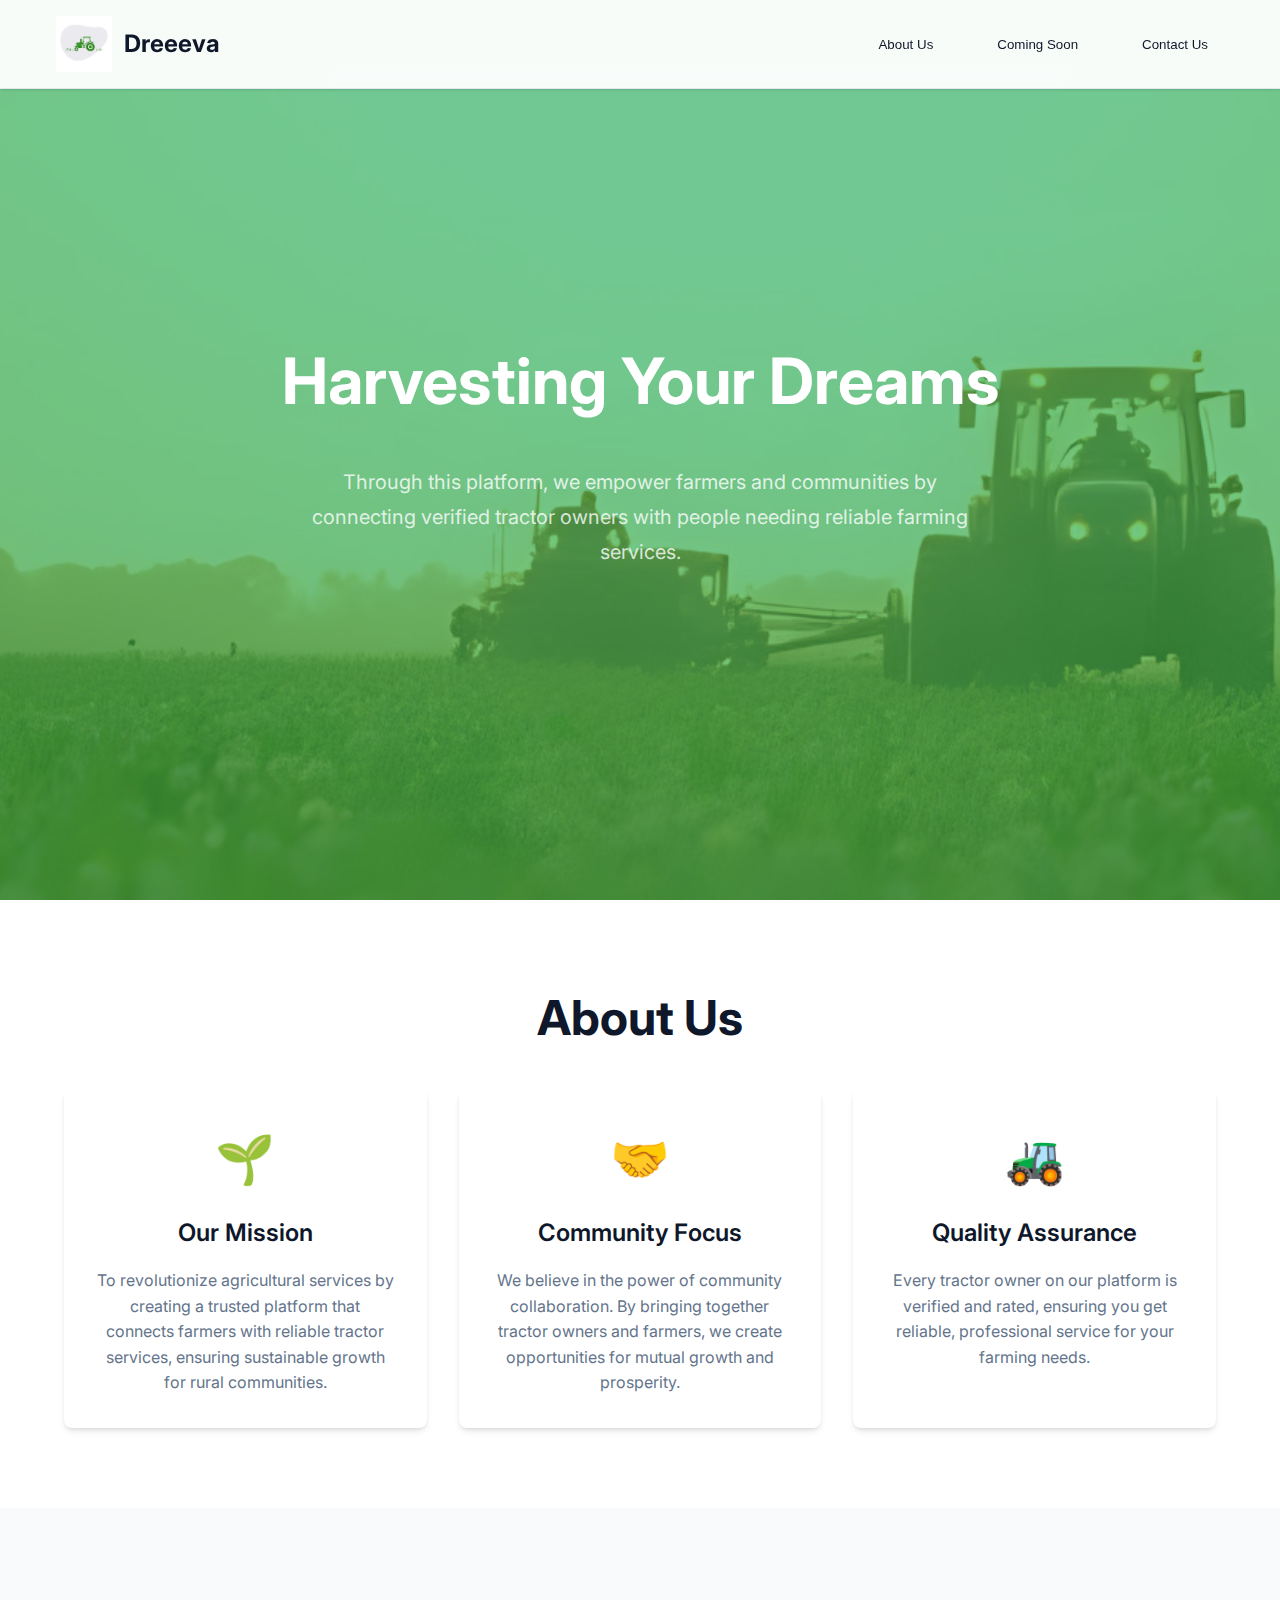
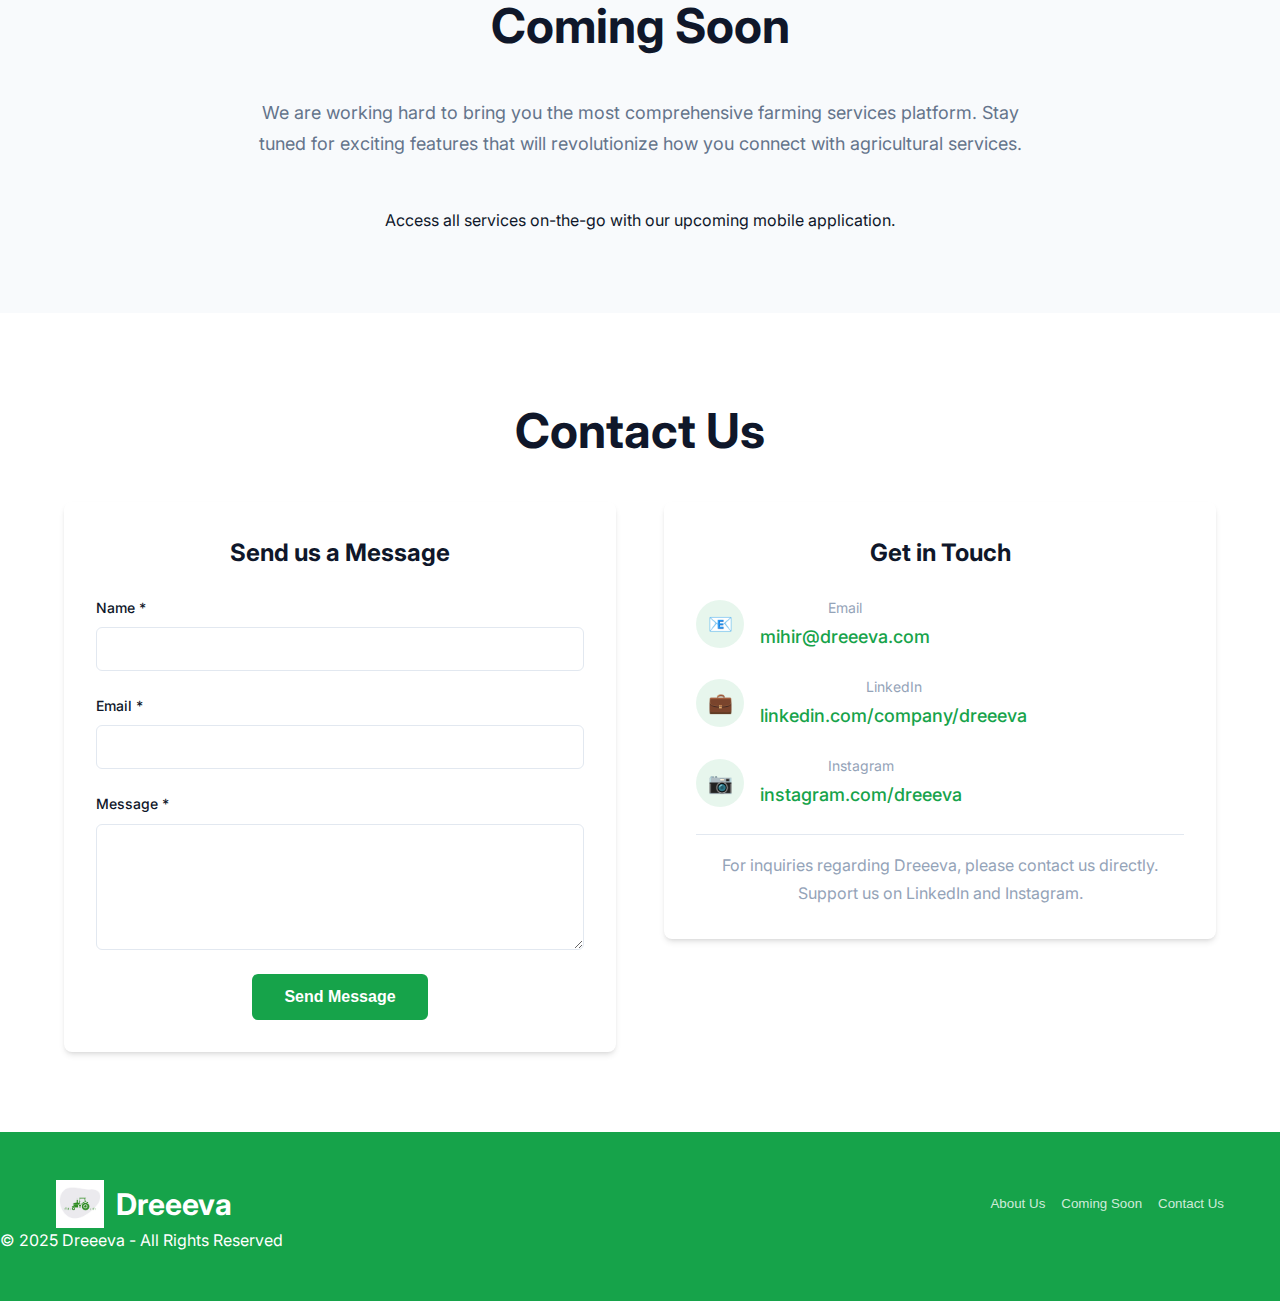
<file: index.html>
<!DOCTYPE html>
<html lang="en">
<head>
    <meta charset="UTF-8">
    <meta name="viewport" content="width=device-width, initial-scale=1.0">
    <title>Dreeeva - Harvesting Your Dreams</title>
    <meta name="description" content="Dreeeva - Harvesting Your Dreams">
    <meta name="author" content="Dreeeva">
    
    <!-- Favicon -->
    <link rel="icon" type="image/png" href="logo.png">
    <link rel="apple-touch-icon" href="logo.png">
    
    <!-- Fonts -->
    <link rel="preconnect" href="https://fonts.googleapis.com">
    <link rel="preconnect" href="https://fonts.gstatic.com" crossorigin>
    <link href="https://fonts.googleapis.com/css2?family=Inter:wght@300;400;500;600;700&display=swap" rel="stylesheet">
    
    <!-- Styles -->
    <link rel="stylesheet" href="main.css">
</head>
<body>
    <!-- ===== HEADER ===== -->
    <header class="header">
        <div class="container">
            <div class="header-content">
                <div class="logo">
                    <img src="logo.png" alt="Dreeeva logo" class="logo-img">
                    <span class="logo-text">Dreeeva</span>
                </div>

                <nav class="nav-desktop">
                    <button onclick="scrollToSection('about')" class="nav-link">About Us</button>
                    <button onclick="scrollToSection('coming-soon')" class="nav-link">Coming Soon</button>
                    <button onclick="scrollToSection('contact')" class="nav-link">Contact Us</button>
                </nav>

                <button class="mobile-menu-btn" onclick="toggleMobileMenu()">
                    <span class="menu-icon"></span>
                </button>
            </div>

            <nav class="nav-mobile" id="mobileMenu">
                <div class="mobile-nav-content">
                    <button onclick="scrollToSection('about')" class="mobile-nav-link">About Us</button>
                    <button onclick="scrollToSection('coming-soon')" class="mobile-nav-link">Coming Soon</button>
                    <button onclick="scrollToSection('contact')" class="mobile-nav-link">Contact Us</button>
                </div>
            </nav>
        </div>
    </header>

    <!-- ===== HERO SECTION ===== -->
    <section class="hero">
        <div class="hero-overlay"></div>
        <div class="hero-content">
            <h1 class="hero-title">Harvesting Your Dreams</h1>
            <p class="hero-description">
                Through this platform, we empower farmers and communities by connecting verified tractor owners with people needing reliable farming services.
            </p>
        </div>
    </section>

    <!-- ===== ABOUT SECTION ===== -->
    <section id="about" class="about">
        <div class="container">
            <div class="about-content">
                <h2 class="section-title">About Us</h2>
                <div class="about-grid">
                    <div class="about-card">
                        <div class="card-icon">🌱</div>
                        <h3>Our Mission</h3>
                        <p>To revolutionize agricultural services by creating a trusted platform that connects farmers with reliable tractor services, ensuring sustainable growth for rural communities.</p>
                    </div>
                    <div class="about-card">
                        <div class="card-icon">🤝</div>
                        <h3>Community Focus</h3>
                        <p>We believe in the power of community collaboration. By bringing together tractor owners and farmers, we create opportunities for mutual growth and prosperity.</p>
                    </div>
                    <div class="about-card">
                        <div class="card-icon">🚜</div>
                        <h3>Quality Assurance</h3>
                        <p>Every tractor owner on our platform is verified and rated, ensuring you get reliable, professional service for your farming needs.</p>
                    </div>
                </div>
            </div>
        </div>
    </section>

    <!-- ===== COMING SOON SECTION ===== -->
    <section id="coming-soon" class="coming-soon">
        <div class="container">
            <div class="coming-soon-content">
                <h2 class="section-title">Coming Soon</h2>
                <p class="coming-soon-description">
                    We are working hard to bring you the most comprehensive farming services platform. Stay tuned for exciting features that will revolutionize how you connect with agricultural services.
                </p>
                <p>Access all services on-the-go with our upcoming mobile application.</p>
            </div>
        </div>
    </section>

    <!-- ===== CONTACT SECTION ===== -->
    <section id="contact" class="contact">
        <div class="container">
            <div class="contact-content">
                <h2 class="section-title">Contact Us</h2>
                <div class="contact-grid">
                    <!-- Contact Form -->
                    <div class="contact-form-section">
                        <div class="contact-form-card">
                            <h3>Send us a Message</h3>
                            <form class="contact-form" id="contactForm">
                                <div class="form-group">
                                    <label for="name" class="form-label">Name *</label>
                                    <input type="text" id="name" name="name" class="form-input" required>
                                </div>
                                <div class="form-group">
                                    <label for="email" class="form-label">Email *</label>
                                    <input type="email" id="email" name="email" class="form-input" required>
                                </div>
                                <div class="form-group">
                                    <label for="message" class="form-label">Message *</label>
                                    <textarea id="message" name="message" class="form-textarea" rows="5" required></textarea>
                                </div>
                                <button type="submit" class="form-submit">Send Message</button>
                            </form>
                        </div>
                    </div>

                    <!-- Contact Information -->
                    <div class="contact-info">
                        <div class="contact-card">
                            <h3>Get in Touch</h3>
                            <div class="contact-items">
                                <div class="contact-item">
                                    <div class="contact-icon">📧</div>
                                    <div>
                                        <p class="contact-label">Email</p>
                                        <a href="mailto:mihir@dreeeva.com" class="contact-link">mihir@dreeeva.com</a>
                                    </div>
                                </div>
                                <div class="contact-item">
                                    <div class="contact-icon">💼</div>
                                    <div>
                                        <p class="contact-label">LinkedIn</p>
                                        <a href="https://linkedin.com/company/dreeeva" target="_blank" rel="noopener noreferrer" class="contact-link">linkedin.com/company/dreeeva</a>
                                    </div>
                                </div>
                                <div class="contact-item">
                                    <div class="contact-icon">📷</div>
                                    <div>
                                        <p class="contact-label">Instagram</p>
                                        <a href="https://www.instagram.com/dreeeva_?igsh=MTN5MXUzMGIxbGdieQ==" target="_blank" rel="noopener noreferrer" class="contact-link">instagram.com/dreeeva</a>
                                    </div>
                                </div>
                            </div>
                            <div class="contact-message">
                                <p>For inquiries regarding Dreeeva, please contact us directly.</p>
                                <p>Support us on LinkedIn and Instagram.</p>
                            </div>
                        </div>
                    </div>
                </div>
            </div>
        </div>
    </section>

    <!-- ===== FOOTER ===== -->
    <footer class="footer">
        <div class="container">
            <div class="footer-content">
                <div class="footer-logo">
                    <img src="logo.png" alt="Dreeeva logo" class="footer-logo-img">
                    <span class="footer-logo-text">Dreeeva</span>
                </div>

                <nav class="footer-nav">
                    <button onclick="scrollToSection('about')" class="footer-nav-link">About Us</button>
                    <button onclick="scrollToSection('coming-soon')" class="footer-nav-link">Coming Soon</button>
                    <button onclick="scrollToSection('contact')" class="footer-nav-link">Contact Us</button>
                </nav>
            </div>
        </div>
        <div class="footer-copy">
            © 2025 Dreeeva - All Rights Reserved
        </div>
    </footer>

    <!-- ===== JAVASCRIPT ===== -->
    <script>
        // Navigation functions
        function scrollToSection(sectionId) {
            const element = document.getElementById(sectionId);
            if (element) {
                element.scrollIntoView({ behavior: 'smooth' });
                const mobileMenu = document.getElementById('mobileMenu');
                if (mobileMenu.classList.contains('active')) {
                    toggleMobileMenu();
                }
            }
        }

        function toggleMobileMenu() {
            const mobileMenu = document.getElementById('mobileMenu');
            mobileMenu.classList.toggle('active');
        }

        // Contact form handling
        document.addEventListener('DOMContentLoaded', function() {
            const contactForm = document.getElementById('contactForm');
            
            if (contactForm) {
                contactForm.addEventListener('submit', function(e) {
                    e.preventDefault();
                    
                    const formData = new FormData(contactForm);
                    const name = formData.get('name').trim();
                    const email = formData.get('email').trim();
                    const message = formData.get('message').trim();
                    
                    // Validation
                    if (!name || !email || !message) {
                        alert('Please fill in all required fields.');
                        return;
                    }
                    
                    const emailRegex = /^[^\s@]+@[^\s@]+\.[^\s@]+$/;
                    if (!emailRegex.test(email)) {
                        alert('Please enter a valid email address.');
                        return;
                    }
                    
                    // Show loading state
                    const submitBtn = contactForm.querySelector('.form-submit');
                    const originalText = submitBtn.textContent;
                    submitBtn.textContent = 'Sending...';
                    submitBtn.disabled = true;
                    
                    // Submit to Google Sheets
                    const scriptUrl = 'https://script.google.com/macros/s/AKfycbzRKock_SvyOYuvevZeDCskYb7Fc4z-BUUYK203K3XeI9DGyYcCCtOusf8MwI7-05R24Q/exec';
                    const data = {
                        name: name,
                        email: email,
                        message: message,
                        timestamp: new Date().toISOString()
                    };
                    
                    fetch(scriptUrl, {
                        method: 'POST',
                        mode: 'no-cors',
                        headers: { 'Content-Type': 'application/json' },
                        body: JSON.stringify(data)
                    })
                    .then(() => {
                        alert('Thank you for your message! We will get back to you soon.');
                        contactForm.reset();
                    })
                    .catch((error) => {
                        console.error('Error:', error);
                        alert('There was an error sending your message. Please try again or contact us directly.');
                    })
                    .finally(() => {
                        submitBtn.textContent = originalText;
                        submitBtn.disabled = false;
                    });
                });
            }
        });
    </script>
</body>
</html>
</file>
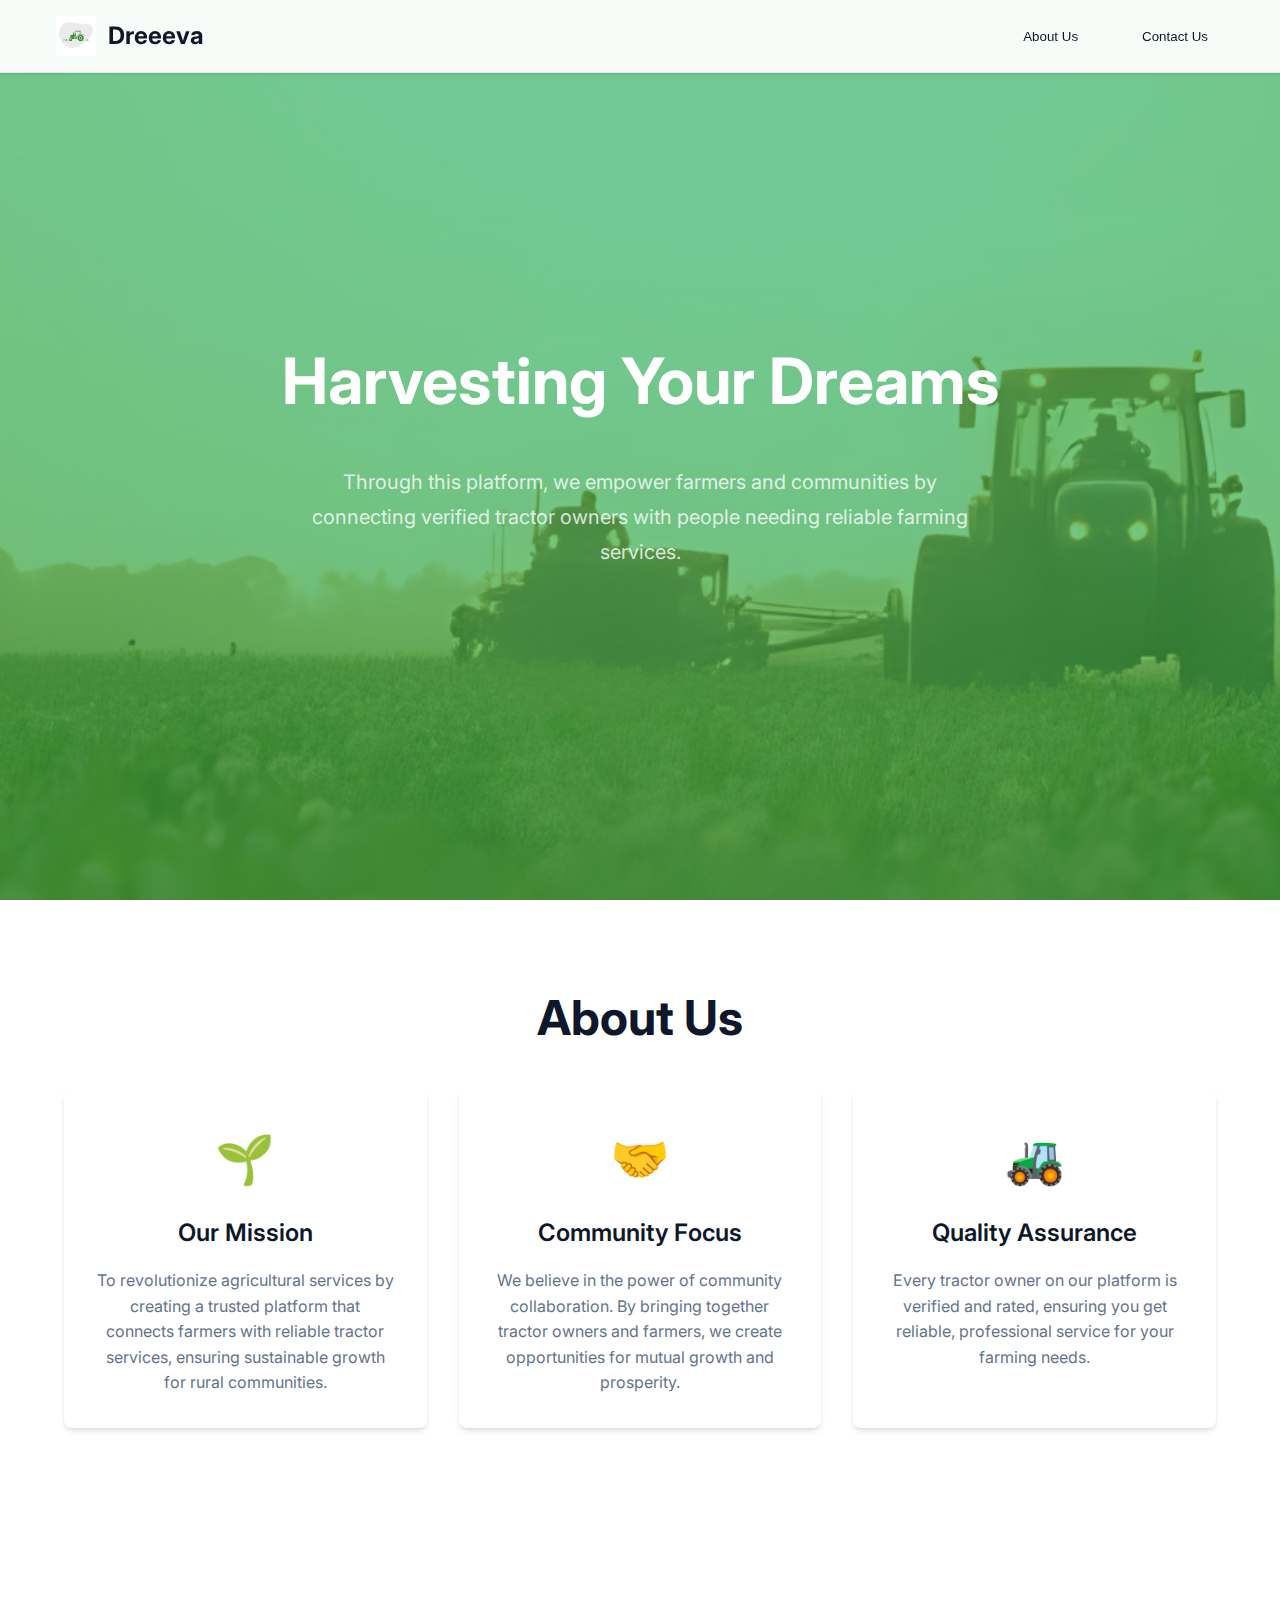
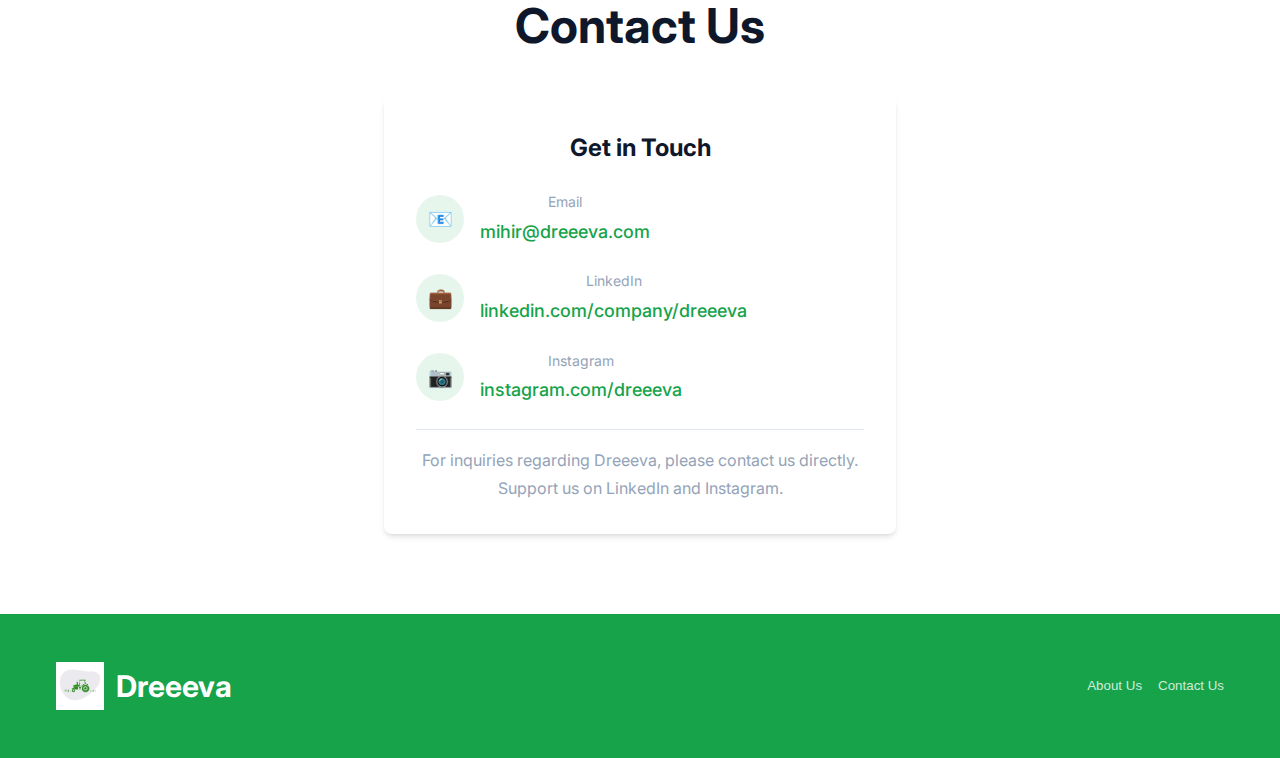
<file: clean-site/index.html>
<!DOCTYPE html>
<html lang="en">
<head>
    <meta charset="UTF-8" />
    <meta name="viewport" content="width=device-width, initial-scale=1.0" />
    <title>Dreeeva - Harvesting Your Dreams</title>
    <meta name="description" content="Dreeeva - Harvesting Your Dreams" />
    <meta name="author" content="Dreeeva" />
    <link rel="icon" type="image/png" href="logo.png" />
    <link rel="apple-touch-icon" href="logo.png" />
    <link rel="preconnect" href="https://fonts.googleapis.com">
    <link rel="preconnect" href="https://fonts.gstatic.com" crossorigin>
    <link href="https://fonts.googleapis.com/css2?family=Inter:wght@300;400;500;600;700&display=swap" rel="stylesheet">
    <link rel="stylesheet" href="main.css">
</head>
<body>
    <!-- Header -->
    <header class="header">
        <div class="container">
            <div class="header-content">
                <!-- Logo -->
                <div class="logo">
                    <img src="logo.png" alt="Dreeeva logo" class="logo-img">
                    <span class="logo-text">Dreeeva</span>
                </div>

                <!-- Desktop Navigation -->
                <nav class="nav-desktop">
                    <button onclick="scrollToSection('about')" class="nav-link">About Us</button>
                    <button onclick="scrollToSection('contact')" class="nav-link">Contact Us</button>
                </nav>

                <!-- Mobile Menu Button -->
                <button class="mobile-menu-btn" onclick="toggleMobileMenu()">
                    <span class="menu-icon"></span>
                </button>
            </div>

            <!-- Mobile Navigation -->
            <nav class="nav-mobile" id="mobileMenu">
                <div class="mobile-nav-content">
                    <button onclick="scrollToSection('about')" class="mobile-nav-link">About Us</button>
                    <button onclick="scrollToSection('contact')" class="mobile-nav-link">Contact Us</button>
                </div>
            </nav>
        </div>
    </header>

    <!-- Hero Section -->
    <section class="hero">
        <div class="hero-overlay"></div>
        <div class="hero-content">
            <h1 class="hero-title">Harvesting Your Dreams</h1>
            <p class="hero-description">
                Through this platform, we empower farmers and communities by connecting verified tractor owners with people needing reliable farming services.
            </p>
        </div>
    </section>

    <!-- About Section -->
    <section id="about" class="about">
        <div class="container">
            <div class="about-content">
                <h2 class="section-title">About Us</h2>
                <div class="about-grid">
                    <div class="about-card">
                        <div class="card-icon">🌱</div>
                        <h3>Our Mission</h3>
                        <p>To revolutionize agricultural services by creating a trusted platform that connects farmers with reliable tractor services, ensuring sustainable growth for rural communities.</p>
                    </div>
                    <div class="about-card">
                        <div class="card-icon">🤝</div>
                        <h3>Community Focus</h3>
                        <p>We believe in the power of community collaboration. By bringing together tractor owners and farmers, we create opportunities for mutual growth and prosperity.</p>
                    </div>
                    <div class="about-card">
                        <div class="card-icon">🚜</div>
                        <h3>Quality Assurance</h3>
                        <p>Every tractor owner on our platform is verified and rated, ensuring you get reliable, professional service for your farming needs.</p>
                    </div>
                </div>
            </div>
        </div>
    </section>

    <!-- Contact Section -->
    <section id="contact" class="contact">
        <div class="container">
            <div class="contact-content">
                <h2 class="section-title">Contact Us</h2>
                <div class="contact-info">
                    <div class="contact-card">
                        <h3>Get in Touch</h3>
                        <div class="contact-items">
                            <div class="contact-item">
                                <div class="contact-icon">📧</div>
                                <div>
                                    <p class="contact-label">Email</p>
                                    <a href="mailto:mihir@dreeeva.com" class="contact-link">mihir@dreeeva.com</a>
                                </div>
                            </div>
                            <div class="contact-item">
                                <div class="contact-icon">💼</div>
                                <div>
                                    <p class="contact-label">LinkedIn</p>
                                    <a href="https://linkedin.com/company/dreeeva" target="_blank" rel="noopener noreferrer" class="contact-link">linkedin.com/company/dreeeva</a>
                                </div>
                            </div>
                            <div class="contact-item">
                                <div class="contact-icon">📷</div>
                                <div>
                                    <p class="contact-label">Instagram</p>
                                    <a href="https://www.instagram.com/dreeeva_?igsh=MTN5MXUzMGIxbGdieQ==" target="_blank" rel="noopener noreferrer" class="contact-link">instagram.com/dreeeva</a>
                                </div>
                            </div>
                        </div>
                        <div class="contact-message">
                            <p>For inquiries regarding Dreeeva, please contact us directly.</p>
                            <p>Support us on LinkedIn and Instagram.</p>
                        </div>
                    </div>
                </div>
            </div>
        </div>
    </section>

    <!-- Footer -->
    <footer class="footer">
        <div class="container">
            <div class="footer-content">
                <!-- Logo -->
                <div class="footer-logo">
                    <img src="logo.png" alt="Dreeeva logo" class="footer-logo-img">
                    <span class="footer-logo-text">Dreeeva</span>
                </div>

                <!-- Navigation Links -->
                <nav class="footer-nav">
                    <button onclick="scrollToSection('about')" class="footer-nav-link">About Us</button>
                    <button onclick="scrollToSection('contact')" class="footer-nav-link">Contact Us</button>
                </nav>
            </div>
        </div>
    </footer>

    <script>
        function scrollToSection(sectionId) {
            const element = document.getElementById(sectionId);
            if (element) {
                element.scrollIntoView({ behavior: 'smooth' });
                // Close mobile menu if open
                const mobileMenu = document.getElementById('mobileMenu');
                if (mobileMenu.classList.contains('active')) {
                    toggleMobileMenu();
                }
            }
        }

        function toggleMobileMenu() {
            const mobileMenu = document.getElementById('mobileMenu');
            mobileMenu.classList.toggle('active');
        }
    </script>
</body>
</html>
</file>
<file: main.css>
/* Reset and base styles */
* {
    margin: 0;
    padding: 0;
    box-sizing: border-box;
}

:root {
    --primary: #16a34a;
    --primary-foreground: #ffffff;
    --background: #ffffff;
    --foreground: #0f172a;
    --muted: #64748b;
    --muted-foreground: #94a3b8;
    --border: #e2e8f0;
    --shadow-soft: 0 1px 3px 0 rgb(0 0 0 / 0.1), 0 1px 2px -1px rgb(0 0 0 / 0.1);
    --shadow-medium: 0 4px 6px -1px rgb(0 0 0 / 0.1), 0 2px 4px -2px rgb(0 0 0 / 0.1);
    --shadow-lg: 0 10px 15px -3px rgb(0 0 0 / 0.1), 0 4px 6px -4px rgb(0 0 0 / 0.1);
}

body {
    font-family: 'Inter', -apple-system, BlinkMacSystemFont, 'Segoe UI', Roboto, sans-serif;
    line-height: 1.6;
    color: var(--foreground);
    background: var(--background);
}

.container {
    max-width: 1200px;
    margin: 0 auto;
    padding: 0 1rem;
}

/* Header */
.header {
    position: fixed;
    top: 0;
    left: 0;
    right: 0;
    z-index: 50;
    background: rgba(255, 255, 255, 0.95);
    backdrop-filter: blur(8px);
    border-bottom: 1px solid var(--border);
    box-shadow: var(--shadow-soft);
}

.header-content {
    display: flex;
    align-items: center;
    justify-content: space-between;
    padding: 1rem 0;
}

.logo {
    display: flex;
    align-items: center;
    gap: 0.75rem;
}

.logo-img {
    width: 3.5rem;
    height: 3.5rem;
    object-fit: contain;
}

.logo-text {
    font-size: 1.5rem;
    font-weight: 700;
    color: var(--foreground);
}

.nav-desktop {
    display: none;
}

.nav-link {
    background: none;
    border: none;
    color: var(--foreground);
    font-weight: 500;
    cursor: pointer;
    padding: 0.5rem 1rem;
    transition: color 0.3s ease;
}

.nav-link:hover {
    color: var(--primary);
}

.mobile-menu-btn {
    display: block;
    background: none;
    border: none;
    cursor: pointer;
    padding: 0.5rem;
}

.menu-icon {
    display: block;
    width: 1.5rem;
    height: 2px;
    background: var(--foreground);
    position: relative;
    transition: all 0.3s ease;
}

.menu-icon::before,
.menu-icon::after {
    content: '';
    position: absolute;
    width: 1.5rem;
    height: 2px;
    background: var(--foreground);
    transition: all 0.3s ease;
}

.menu-icon::before {
    top: -6px;
}

.menu-icon::after {
    bottom: -6px;
}

.nav-mobile {
    display: none;
    margin-top: 1rem;
    padding: 1rem 0;
    border-top: 1px solid var(--border);
}

.nav-mobile.active {
    display: block;
}

.mobile-nav-content {
    display: flex;
    flex-direction: column;
    gap: 1rem;
    padding-top: 1rem;
}

.mobile-nav-link {
    background: none;
    border: none;
    color: var(--foreground);
    font-weight: 500;
    cursor: pointer;
    text-align: left;
    padding: 0.5rem 0;
    transition: color 0.3s ease;
}

.mobile-nav-link:hover {
    color: var(--primary);
}

/* Hero Section */
.hero {
    position: relative;
    min-height: 100vh;
    display: flex;
    align-items: center;
    justify-content: center;
    background: url('hero-background.png') center/cover;
    text-align: center;
    padding: 0 1rem;
}

.hero-overlay {
    position: absolute;
    inset: 0;
    background: rgba(22, 163, 74, 0.6);
}

.hero-content {
    position: relative;
    z-index: 10;
    max-width: 64rem;
    margin: 0 auto;
}

.hero-title {
    font-size: 3rem;
    font-weight: 700;
    color: white;
    margin-bottom: 2rem;
}

.hero-description {
    font-size: 1.125rem;
    color: rgba(255, 255, 255, 0.8);
    max-width: 42rem;
    margin: 0 auto;
    line-height: 1.75;
}

/* About Section */
.about {
    padding: 5rem 0;
    background: var(--background);
}

.about-content {
    max-width: 72rem;
    margin: 0 auto;
    text-align: center;
}

.section-title {
    font-size: 2.5rem;
    font-weight: 700;
    color: var(--foreground);
    margin-bottom: 2rem;
}

.about-grid {
    display: grid;
    grid-template-columns: repeat(auto-fit, minmax(300px, 1fr));
    gap: 2rem;
    margin-top: 2rem;
}
.about-card {
    background: white;
    padding: 2rem;
    border-radius: 0.5rem;
    box-shadow: var(--shadow-medium);
    text-align: center;
}

.card-icon {
    font-size: 3rem;
    margin-bottom: 1rem;
}

.about-card h3 {
    font-size: 1.5rem;
    font-weight: 600;
    color: var(--foreground);
    margin-bottom: 1rem;
}

.about-card p {
    color: var(--muted);
    line-height: 1.6;
}

/* Contact Section */
.contact {
    padding: 5rem 0;
    background: var(--background);
}

.contact-content {
    max-width: 72rem;
    margin: 0 auto;
    text-align: center;
}

.contact-grid {
    display: grid;
    grid-template-columns: 1fr;
    gap: 2rem;
    max-width: 72rem;
    margin: 0 auto;
}

.contact-info {
    max-width: 100%;
}

.contact-card {
    background: white;
    padding: 2rem;
    border-radius: 0.5rem;
    box-shadow: var(--shadow-medium);
}

.contact-card h3 {
    font-size: 1.5rem;
    font-weight: 700;
    color: var(--foreground);
    margin-bottom: 1.5rem;
}

.contact-items {
    display: flex;
    flex-direction: column;
    gap: 1.5rem;
    margin-bottom: 1.5rem;
}

.contact-item {
    display: flex;
    align-items: center;
    gap: 1rem;
}

.contact-icon {
    width: 3rem;
    height: 3rem;
    border-radius: 50%;
    background: rgba(22, 163, 74, 0.1);
    display: flex;
    align-items: center;
    justify-content: center;
    font-size: 1.25rem;
}

.contact-label {
    font-size: 0.875rem;
    color: var(--muted-foreground);
    margin-bottom: 0.25rem;
}

.contact-link {
    font-size: 1.125rem;
    font-weight: 500;
    color: var(--primary);
    text-decoration: none;
    transition: text-decoration 0.3s ease;
}

.contact-link:hover {
    text-decoration: underline;
}

.contact-message {
    padding-top: 1rem;
    border-top: 1px solid var(--border);
}

.contact-message p {
    color: var(--muted-foreground);
    line-height: 1.75;
}

/* Contact Form Styles */
.contact-form-section {
    width: 100%;
}

.contact-form-card {
    background: white;
    padding: 2rem;
    border-radius: 0.5rem;
    box-shadow: var(--shadow-medium);
    text-align: left;
}

.contact-form-card h3 {
    font-size: 1.5rem;
    font-weight: 700;
    color: var(--foreground);
    margin-bottom: 1.5rem;
    text-align: center;
}

.contact-form {
    display: flex;
    flex-direction: column;
    gap: 1.5rem;
}

.form-group {
    display: flex;
    flex-direction: column;
    gap: 0.5rem;
}

.form-label {
    font-size: 0.875rem;
    font-weight: 500;
    color: var(--foreground);
}

.form-input,
.form-textarea {
    padding: 0.75rem 1rem;
    border: 1px solid var(--border);
    border-radius: 0.375rem;
    font-size: 1rem;
    transition: border-color 0.3s ease, box-shadow 0.3s ease;
    background: white;
}

.form-input:focus,
.form-textarea:focus {
    outline: none;
    border-color: var(--primary);
    box-shadow: 0 0 0 3px rgba(22, 163, 74, 0.1);
}

.form-textarea {
    resize: vertical;
    min-height: 120px;
    font-family: inherit;
}

.form-submit {
    background: var(--primary);
    color: var(--primary-foreground);
    border: none;
    padding: 0.875rem 2rem;
    border-radius: 0.375rem;
    font-size: 1rem;
    font-weight: 600;
    cursor: pointer;
    transition: background-color 0.3s ease, transform 0.2s ease;
    align-self: center;
    min-width: 150px;
}

.form-submit:hover {
    background: #15803d;
    transform: translateY(-1px);
}

.form-submit:active {
    transform: translateY(0);
}

.form-submit:disabled {
    background: #94a3b8;
    cursor: not-allowed;
    transform: none;
}

.form-submit:disabled:hover {
    background: #94a3b8;
    transform: none;
}

/* Footer */
.footer {
    background: var(--primary);
    color: var(--primary-foreground);
    padding: 3rem 0;
}

.footer-content {
    display: flex;
    flex-direction: column;
    align-items: center;
    justify-content: center;
    gap: 2rem;
}

.footer-logo {
    display: flex;
    align-items: center;
    justify-content: center;
    gap: 0.75rem;
}

.footer-logo-img {
    width: 3rem;
    height: 3rem;
    object-fit: contain;
}

.footer-logo-text {
    font-size: 1.875rem;
    font-weight: 700;
}

.footer-nav {
    display: flex;
    flex-direction: column;
    align-items: center;
    gap: 1rem;
}

.footer-nav-link {
    background: none;
    border: none;
    color: rgba(255, 255, 255, 0.8);
    font-weight: 500;
    cursor: pointer;
    transition: color 0.3s ease;
}

.footer-nav-link:hover {
    color: var(--primary-foreground);
}

/* Responsive Design */
@media (min-width: 768px) {
    .nav-desktop {
        display: flex;
        align-items: center;
        gap: 2rem;
    }

    .mobile-menu-btn {
        display: none;
    }

    .hero-title {
        font-size: 3.5rem;
    }

    .hero-description {
        font-size: 1.25rem;
    }

    .footer-content {
        flex-direction: row;
        justify-content: space-between;
    }

    .footer-nav {
        flex-direction: row;
        align-items: end;
    }

    .contact-grid {
        grid-template-columns: 1fr 1fr;
        gap: 3rem;
    }
    
    .contact-grid .contact-form-section {
        order: 1;
    }
    
    .contact-grid .contact-info {
        order: 2;
    }
}

@media (min-width: 1024px) {
    .hero-title {
        font-size: 4rem;
    }

    .section-title {
        font-size: 3rem;
    }
}

/* Smooth transitions */
* {
    transition: all 0.3s ease;
}

/* Coming Soon Section */
.coming-soon {
    padding: 5rem 0;
    background: #f8fafc;
}

.coming-soon-content {
    max-width: 72rem;
    margin: 0 auto;
    text-align: center;
}

.coming-soon-description {
    font-size: 1.125rem;
    color: var(--muted);
    max-width: 48rem;
    margin: 0 auto 3rem auto;
    line-height: 1.75;
}

.mobile-app-feature {
    background: white;
    padding: 2rem;
    border-radius: 0.5rem;
    box-shadow: var(--shadow-medium);
    text-align: center;
    max-width: 400px;
    margin: 2rem auto 0 auto;
}
.feature-item {
    background: white;
    padding: 2rem;
    border-radius: 0.5rem;
    box-shadow: var(--shadow-medium);
    text-align: center;
}

.feature-icon {
    text-align: center;
    display: block;    font-size: 2.5rem;
    margin-bottom: 1rem;
}

.feature-item h3 {
    font-size: 1.25rem;
    font-weight: 600;
    color: var(--foreground);
    margin-bottom: 1rem;
}

.feature-item p {
    color: var(--muted);
    line-height: 1.6;
}

 .mobile-app-feature h3 {
    text-align: center;
    margin-bottom: 1rem;
}
.mobile-app-feature p {
    text-align: center;
    color: var(--muted);
}

/* Mobile responsive styles */
 @media (max-width: 768px) {
    .about-grid {
        flex-direction: column;
        align-items: center;
    }
    .about-card {
        max-width: 100%;
    }
}
</file>
<file: clean-site/main.css>
/* Reset and base styles */
* {
    margin: 0;
    padding: 0;
    box-sizing: border-box;
}

:root {
    --primary: #16a34a;
    --primary-foreground: #ffffff;
    --background: #ffffff;
    --foreground: #0f172a;
    --muted: #64748b;
    --muted-foreground: #94a3b8;
    --border: #e2e8f0;
    --shadow-soft: 0 1px 3px 0 rgb(0 0 0 / 0.1), 0 1px 2px -1px rgb(0 0 0 / 0.1);
    --shadow-medium: 0 4px 6px -1px rgb(0 0 0 / 0.1), 0 2px 4px -2px rgb(0 0 0 / 0.1);
    --shadow-lg: 0 10px 15px -3px rgb(0 0 0 / 0.1), 0 4px 6px -4px rgb(0 0 0 / 0.1);
}

body {
    font-family: 'Inter', -apple-system, BlinkMacSystemFont, 'Segoe UI', Roboto, sans-serif;
    line-height: 1.6;
    color: var(--foreground);
    background: var(--background);
}

.container {
    max-width: 1200px;
    margin: 0 auto;
    padding: 0 1rem;
}

/* Header */
.header {
    position: fixed;
    top: 0;
    left: 0;
    right: 0;
    z-index: 50;
    background: rgba(255, 255, 255, 0.95);
    backdrop-filter: blur(8px);
    border-bottom: 1px solid var(--border);
    box-shadow: var(--shadow-soft);
}

.header-content {
    display: flex;
    align-items: center;
    justify-content: space-between;
    padding: 1rem 0;
}

.logo {
    display: flex;
    align-items: center;
    gap: 0.75rem;
}

.logo-img {
    width: 2.5rem;
    height: 2.5rem;
    object-fit: contain;
}

.logo-text {
    font-size: 1.5rem;
    font-weight: 700;
    color: var(--foreground);
}

.nav-desktop {
    display: none;
}

.nav-link {
    background: none;
    border: none;
    color: var(--foreground);
    font-weight: 500;
    cursor: pointer;
    padding: 0.5rem 1rem;
    transition: color 0.3s ease;
}

.nav-link:hover {
    color: var(--primary);
}

.mobile-menu-btn {
    display: block;
    background: none;
    border: none;
    cursor: pointer;
    padding: 0.5rem;
}

.menu-icon {
    display: block;
    width: 1.5rem;
    height: 2px;
    background: var(--foreground);
    position: relative;
    transition: all 0.3s ease;
}

.menu-icon::before,
.menu-icon::after {
    content: '';
    position: absolute;
    width: 1.5rem;
    height: 2px;
    background: var(--foreground);
    transition: all 0.3s ease;
}

.menu-icon::before {
    top: -6px;
}

.menu-icon::after {
    bottom: -6px;
}

.nav-mobile {
    display: none;
    margin-top: 1rem;
    padding: 1rem 0;
    border-top: 1px solid var(--border);
}

.nav-mobile.active {
    display: block;
}

.mobile-nav-content {
    display: flex;
    flex-direction: column;
    gap: 1rem;
    padding-top: 1rem;
}

.mobile-nav-link {
    background: none;
    border: none;
    color: var(--foreground);
    font-weight: 500;
    cursor: pointer;
    text-align: left;
    padding: 0.5rem 0;
    transition: color 0.3s ease;
}

.mobile-nav-link:hover {
    color: var(--primary);
}

/* Hero Section */
.hero {
    position: relative;
    min-height: 100vh;
    display: flex;
    align-items: center;
    justify-content: center;
    background: url('hero-background.png') center/cover;
    text-align: center;
    padding: 0 1rem;
}

.hero-overlay {
    position: absolute;
    inset: 0;
    background: rgba(22, 163, 74, 0.6);
}

.hero-content {
    position: relative;
    z-index: 10;
    max-width: 64rem;
    margin: 0 auto;
}

.hero-title {
    font-size: 3rem;
    font-weight: 700;
    color: white;
    margin-bottom: 2rem;
}

.hero-description {
    font-size: 1.125rem;
    color: rgba(255, 255, 255, 0.8);
    max-width: 42rem;
    margin: 0 auto;
    line-height: 1.75;
}

/* About Section */
.about {
    padding: 5rem 0;
    background: var(--background);
}

.about-content {
    max-width: 72rem;
    margin: 0 auto;
    text-align: center;
}

.section-title {
    font-size: 2.5rem;
    font-weight: 700;
    color: var(--foreground);
    margin-bottom: 2rem;
}

.about-grid {
    display: grid;
    grid-template-columns: repeat(auto-fit, minmax(300px, 1fr));
    gap: 2rem;
    margin-top: 2rem;
}

.about-card {
    background: white;
    padding: 2rem;
    border-radius: 0.5rem;
    box-shadow: var(--shadow-medium);
    text-align: center;
}

.card-icon {
    font-size: 3rem;
    margin-bottom: 1rem;
}

.about-card h3 {
    font-size: 1.5rem;
    font-weight: 600;
    color: var(--foreground);
    margin-bottom: 1rem;
}

.about-card p {
    color: var(--muted);
    line-height: 1.6;
}

/* Contact Section */
.contact {
    padding: 5rem 0;
    background: var(--background);
}

.contact-content {
    max-width: 72rem;
    margin: 0 auto;
    text-align: center;
}

.contact-info {
    max-width: 32rem;
    margin: 0 auto;
}

.contact-card {
    background: white;
    padding: 2rem;
    border-radius: 0.5rem;
    box-shadow: var(--shadow-medium);
}

.contact-card h3 {
    font-size: 1.5rem;
    font-weight: 700;
    color: var(--foreground);
    margin-bottom: 1.5rem;
}

.contact-items {
    display: flex;
    flex-direction: column;
    gap: 1.5rem;
    margin-bottom: 1.5rem;
}

.contact-item {
    display: flex;
    align-items: center;
    gap: 1rem;
}

.contact-icon {
    width: 3rem;
    height: 3rem;
    border-radius: 50%;
    background: rgba(22, 163, 74, 0.1);
    display: flex;
    align-items: center;
    justify-content: center;
    font-size: 1.25rem;
}

.contact-label {
    font-size: 0.875rem;
    color: var(--muted-foreground);
    margin-bottom: 0.25rem;
}

.contact-link {
    font-size: 1.125rem;
    font-weight: 500;
    color: var(--primary);
    text-decoration: none;
    transition: text-decoration 0.3s ease;
}

.contact-link:hover {
    text-decoration: underline;
}

.contact-message {
    padding-top: 1rem;
    border-top: 1px solid var(--border);
}

.contact-message p {
    color: var(--muted-foreground);
    line-height: 1.75;
}

/* Footer */
.footer {
    background: var(--primary);
    color: var(--primary-foreground);
    padding: 3rem 0;
}

.footer-content {
    display: flex;
    flex-direction: column;
    align-items: center;
    justify-content: center;
    gap: 2rem;
}

.footer-logo {
    display: flex;
    align-items: center;
    justify-content: center;
    gap: 0.75rem;
}

.footer-logo-img {
    width: 3rem;
    height: 3rem;
    object-fit: contain;
}

.footer-logo-text {
    font-size: 1.875rem;
    font-weight: 700;
}

.footer-nav {
    display: flex;
    flex-direction: column;
    align-items: center;
    gap: 1rem;
}

.footer-nav-link {
    background: none;
    border: none;
    color: rgba(255, 255, 255, 0.8);
    font-weight: 500;
    cursor: pointer;
    transition: color 0.3s ease;
}

.footer-nav-link:hover {
    color: var(--primary-foreground);
}

/* Responsive Design */
@media (min-width: 768px) {
    .nav-desktop {
        display: flex;
        align-items: center;
        gap: 2rem;
    }

    .mobile-menu-btn {
        display: none;
    }

    .hero-title {
        font-size: 3.5rem;
    }

    .hero-description {
        font-size: 1.25rem;
    }

    .footer-content {
        flex-direction: row;
        justify-content: space-between;
    }

    .footer-nav {
        flex-direction: row;
        align-items: end;
    }
}

@media (min-width: 1024px) {
    .hero-title {
        font-size: 4rem;
    }

    .section-title {
        font-size: 3rem;
    }
}

/* Smooth transitions */
* {
    transition: all 0.3s ease;
}
</file>
